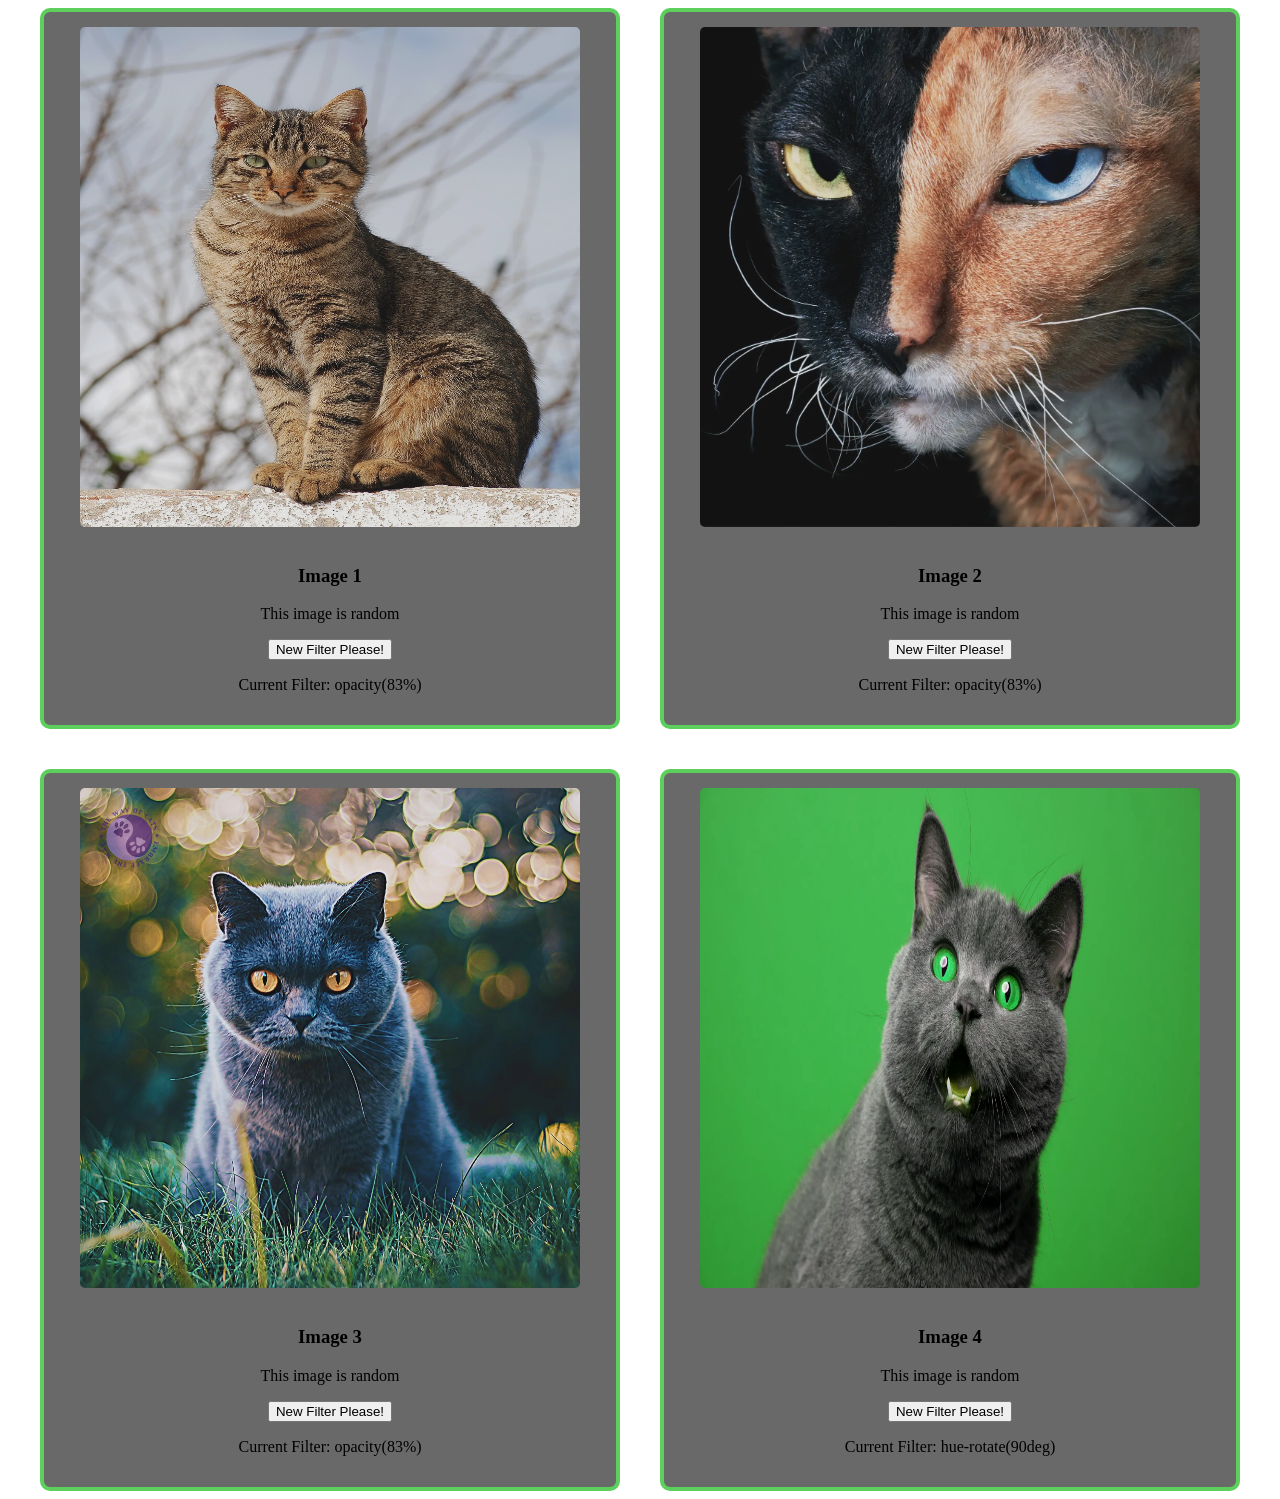
<file: DM-Assignment-3/index.html>
<!DOCTYPE html>
<html lang="en">
<head>
    <meta charset="UTF-8">
    <meta name="viewport" content="width=device-width, initial-scale=1.0">
    <title>Document</title>
</head>
<style>
    /* 2 x 2 grid*/
    .grid{
        display: grid;
        grid-template-columns: repeat(2, 1fr);
        gap: 40px;
        max-width: 1200px;
        margin: auto;
    }

    .card{
        background: dimgray;
        border: 4px solid rgb(92, 207, 92);
        border-radius: 10px;
        padding: 15px;
        text-align: center;
    }

    .card img{
        width: 500px;
        height: 500px;
        border-radius: 5px;
        margin-bottom: 15px;
    }

    @keyframes mymove {
        50% {
            -webkit-filter: grayscale(100%); 
            filter: grayscale(100%);
        }
    }
</style>
<body>
    <div class="grid">

        <div class="card">
            <img src="images/cat1.jpg" alt="Pretty Cat">
            <h3>Image 1</h3>
            <p>This image is random</p>
            <button id="">New Filter Please!</button>
            <p class="filter-name"></p>
        </div>

        <div class="card">
            <img src="images/cat2.webp" alt="Random Image 1">
            <h3>Image 2</h3>
            <p>This image is random</p>
            <button>New Filter Please!</button>
            <p class="filter-name"></p>            
        </div>

        <div class="card">
            <img src="images/cat3.jpg" alt="Random Image 1">
            <h3>Image 3</h3>
            <p>This image is random</p>
            <button>New Filter Please!</button>
            <p class="filter-name"></p>
        </div>

        <div class="card">
            <img src="images/cat4.webp" alt="Random Image 1">
            <h3>Image 4</h3>
            <p>This image is random</p>
            <button>New Filter Please!</button>
            <p class="filter-name"></p>
        </div>        
    </div>
    

    <script>
        const filters = [
            "grayscale(100%)",
            "sepia(100%)",
            "blur(4px)",
            "contrast(150%)",
            "hue-rotate(90deg)",
            "brightness(70%)",
            "drop-shadow(16px 16px 20px orange)",
            "invert(60%)",
            "opacity(83%)",
            "saturate(48%)"
        ];

        const cards = document.querySelectorAll(".card");

        function getRandomFilter() {
            return filters[Math.floor(Math.random() * filters.length)];
        }

        cards.forEach(card => {
            const img = card.querySelector("img");
            const button = card.querySelector("button");
            const filterText = card.querySelector(".filter-name");

            function applyFilter() {
                const currentFilter = getRandomFilter();
                img.style.filter = currentFilter;
                filterText.textContent = "Current Filter: " + currentFilter;
            }   
            
            applyFilter();

            button.addEventListener("click", applyFilter);
            });
        
    </script>
</body>
</html>
</file>
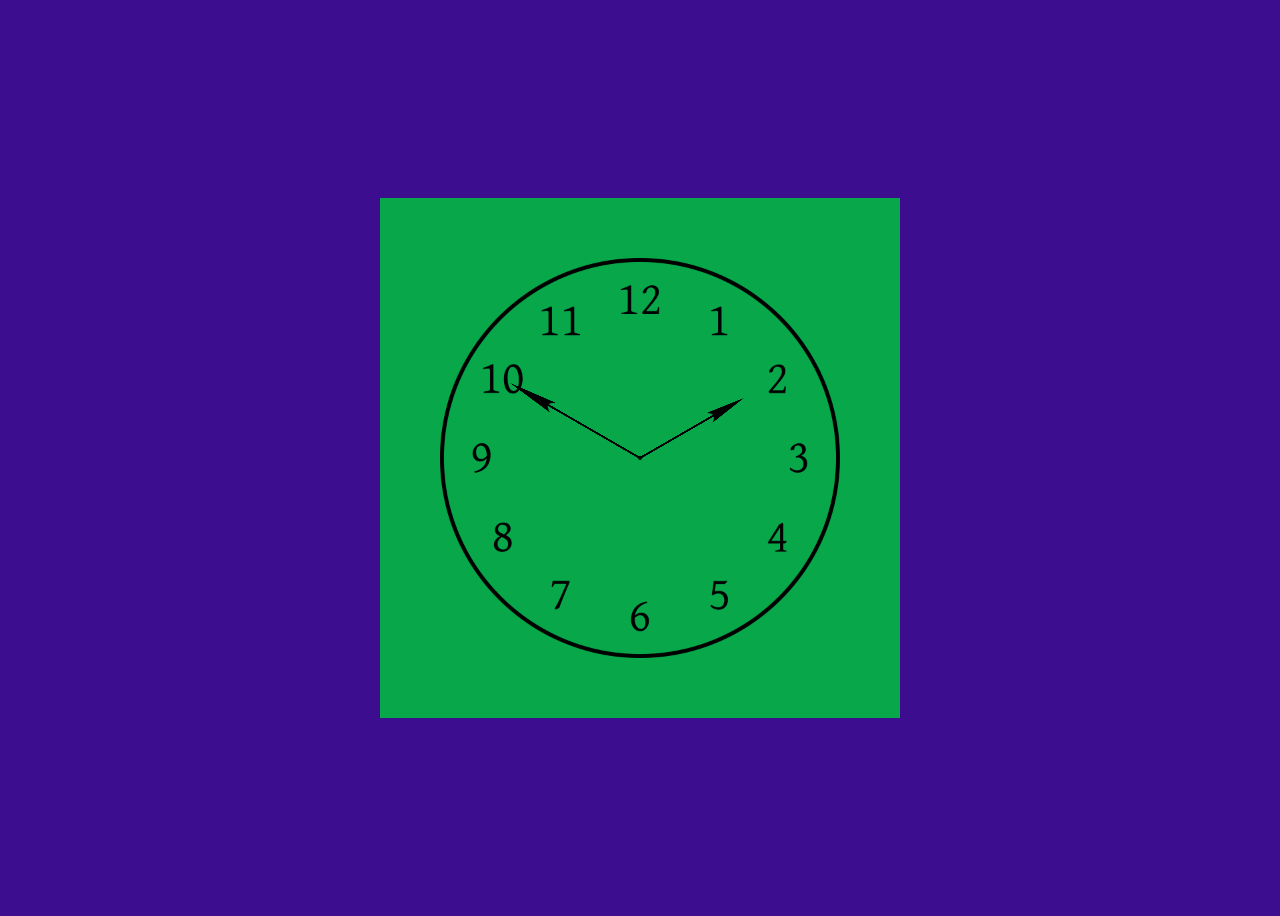
<file: DM-Assignment-5/index.html>
<!DOCTYPE html>
<html lang="en">
<head>
<meta charset="UTF-8">
<title>Clock</title>
<link rel="stylesheet" href="style.css">
</head>

<body>

<div class="wrapper">

    <div class="clock">

        <!-- Hour Hand -->
        <img src="img/hand.png" class="hand hour h2">

        <!-- Minute Hand -->
        <img src="img/hand.png" class="hand minute m50">

    </div>

</div>

</body>
</html>
</file>
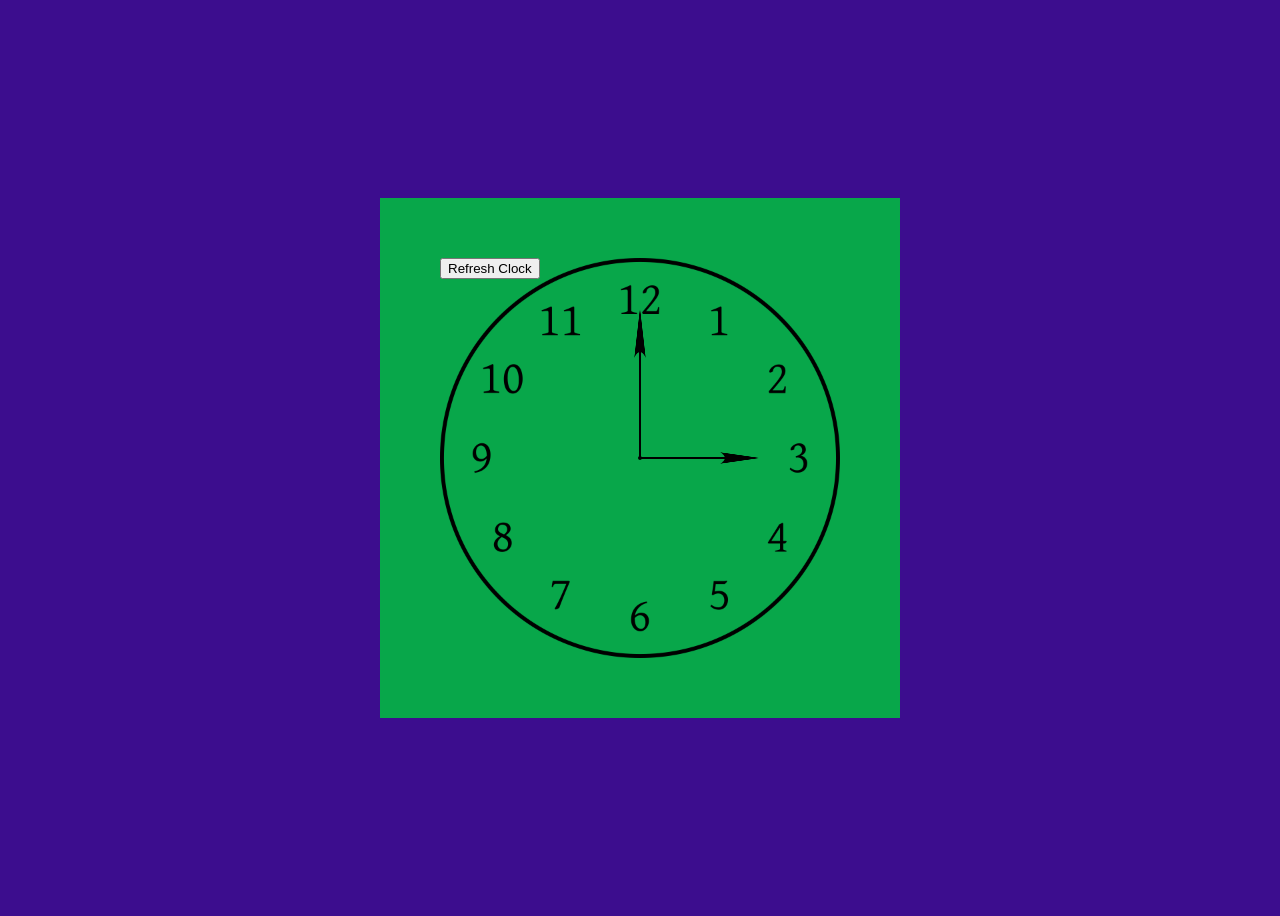
<file: DM-Assignment-6/index.html>
<!DOCTYPE html>
<html lang="en">
<head>
<meta charset="UTF-8">
<title>Clock</title>
<link rel="stylesheet" href="style.css">
</head>

<body>

<div class="wrapper">

    <div class="clock">

        <!-- Hour Hand -->
        <img src="img/hand.png" class="hand hour h3">

        <!-- Minute Hand -->
        <img src="img/hand.png" class="hand minute m0">

        <button onclick="restartClock()">Refresh Clock</button>

    </div>

</div>

<script>
    function restartClock() {
        const hands = document.querySelectorAll('.hand');

        hands.forEach(hand => {
            hand.style.animation = 'none';
            hand.offsetHeight;
            hand.style.animation = '';
        });
    }
</script>

</body>
</html>
</file>
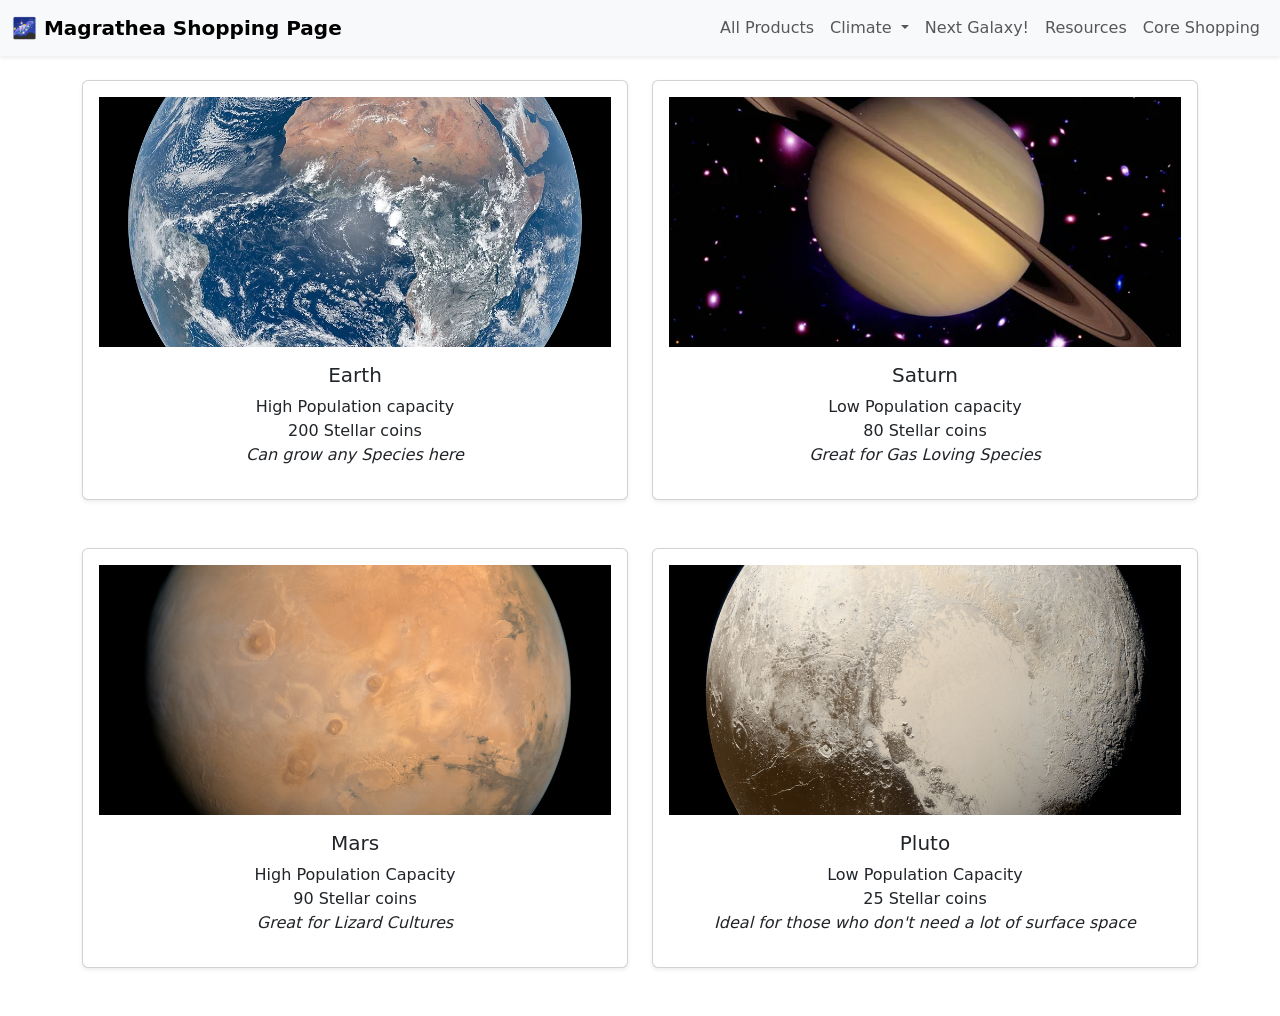
<file: DM-Assignment-9/index.html>
<!DOCTYPE html>
<html lang="en">
<head>
    <meta charset="UTF-8">
    <meta name="viewport" content="width=device-width, initial-scale=1.0">
    <title>ET710 - Assignment 9</title>
    <link href="https://cdn.jsdelivr.net/npm/bootstrap@5.3.0/dist/css/bootstrap.min.css" rel="stylesheet">

    <style>
        .btn-color1 {
            background-color: #e83e8c;
            color: white;
            border: none;
        }

        .btn-color2 {
            background-color: #30986c;
            color: rgb(17, 72, 148);
        }

        .btn-color1:hover {
            background-color: #e8ee2b;
            color: rgb(218, 183, 7);
        }

        .btn-color2:hover {
            background-color: #390d72;
            color: rgb(16, 76, 78);
        }

        .product-img-btn {
            cursor: pointer;
            transition: transform 0.2s;
            height: 250px;
            object-fit: cover;
            width: 100%;
        }

        .product-img-btn:hover {
            transform: scale(1.05);
        }

        .nav-link {
            transition: color 0.2s;
        }

        .nav-link:hover {
            color: #e83e8c !important;
        }
    </style>
</head>

<body>

<!-- Nav Menu -->
<nav class="navbar navbar-expand-lg navbar-light bg-light mb-4 shadow-sm">
    <div class="container-fluid">
        <a class="navbar-brand fw-bold" href="#">🌌 Magrathea Shopping Page</a>

        <button class="navbar-toggler" type="button" data-bs-toggle="collapse" data-bs-target="#navbarNav">
            <span class="navbar-toggler-icon"></span>
        </button>

        <div class="collapse navbar-collapse" id="navbarNav">
            <ul class="navbar-nav ms-auto mb-2 mb-lg-0">
                <li class="nav-item"><a class="nav-link" href="#">All Products</a></li>

                <li class="nav-item dropdown">
                    <a class="nav-link dropdown-toggle" href="#" data-bs-toggle="dropdown">
                        Climate
                    </a>
                    <ul class="dropdown-menu">
                        <li><a class="dropdown-item" href="#">Pleasant</a></li>
                        <li><a class="dropdown-item" href="#">Dry</a></li>
                        <li><a class="dropdown-item" href="#">Gassy</a></li>
                    </ul>
                </li>

                <li class="nav-item"><a class="nav-link" href="#">Next Galaxy!</a></li>
                <li class="nav-item"><a class="nav-link" href="#">Resources</a></li>
                <li class="nav-item"><a class="nav-link" href="#">Core Shopping</a></li>
            </ul>
        </div>
    </div>
</nav>

<!-- Planets -->
<div class="container">
    <div class="row mb-5 text-center">

        <!-- Earth -->
        <div class="col-md-6">
            <div class="card shadow-sm p-3">
                <img src="img/product 1.webp" class="product-img-btn mb-3"
                     data-bs-toggle="modal" data-bs-target="#productModal"
                     data-name="Earth"
                     data-desc="Comfortable Earth-themed clothing."
                     data-features="Soft cotton, Eco-friendly, Breathable fabric">
                <h5>Earth</h5>
                <p>High Population capacity <br>200 Stellar coins <br> <i>Can grow any Species here</i> </p>
            </div>
        </div>

        <!-- Saturn -->
        <div class="col-md-6">
            <div class="card shadow-sm p-3">
                <img src="img/product-2-backup.jpeg" class="product-img-btn mb-3"
                     data-bs-toggle="modal" data-bs-target="#productModal"
                     data-name="Saturn"
                     data-desc="Stylish Saturn apparel."
                     data-features="Lightweight, Durable, Unique design">
                <h5>Saturn</h5>
                <p>Low Population capacity<br>80 Stellar coins <br> <i>Great for Gas Loving Species</i> </p>
            </div>
        </div>
    </div>

    <div class="row mb-5 text-center">

        <!-- Mars -->
        <div class="col-md-6">
            <div class="card shadow-sm p-3">
                <img src="img/product 3.png" class="product-img-btn mb-3"
                     data-bs-toggle="modal" data-bs-target="#productModal"
                     data-name="Mars"
                     data-desc="Rugged Mars gear."
                     data-features="Heat resistant, Tough material, Adventure ready">
                <h5>Mars</h5>
                <p>High Population Capacity<br>90 Stellar coins <br> <i>Great for Lizard Cultures</i> </p>
            </div>
        </div>

        <!-- Pluto -->
        <div class="col-md-6">
            <div class="card shadow-sm p-3">
                <img src="img/product 4.png" class="product-img-btn mb-3"
                     data-bs-toggle="modal" data-bs-target="#productModal"
                     data-name="Pluto"
                     data-desc="Compact Pluto wear."
                     data-features="Minimalist, Cozy, Budget friendly">
                <h5>Pluto</h5>
                <p>Low Population Capacity<br>25 Stellar coins <br> <i>Ideal for those who don't need a lot of surface space</i> </p>
            </div>
        </div>

    </div>
</div>

<!-- Modal -->
<div class="modal fade" id="productModal" tabindex="-1">
    <div class="modal-dialog modal-dialog-centered">
        <div class="modal-content">

            <div class="modal-header border-0 pb-0" style="position:absolute; right:0;">
                <button type="button" class="btn-close" data-bs-dismiss="modal"></button>
            </div>

            <div class="text-center mt-4">
                <img id="modalDynamicImage" style="max-height:250px; border:2px solid black; border-radius:8px;">
            </div>

            <div class="modal-body text-center">
                <h4 id="modalTitle" class="fw-bold"></h4>
                <h6 id="modalDescription" class="text-muted mb-4"></h6>

                <ul id="modalFeatures" class="list-unstyled text-start d-inline-block mx-auto mb-4"></ul>

                <div class="d-flex justify-content-center align-items-center gap-2 mb-2">
                    <label>Qty:</label>
                    <input type="number" id="qtyInput" class="form-control" style="width:70px;" min="1" value="1" oninput="checkQuantity()">
                    <button class="btn btn-color1" onclick="addToCart()">Add to Cart</button>
                </div>

                <div id="dynamicWarningArea" style="height:40px;"></div>
            </div>

        </div>
    </div>
</div>

<script src="https://cdn.jsdelivr.net/npm/bootstrap@5.3.0/dist/js/bootstrap.bundle.min.js"></script>

<script>
    const productModal = document.getElementById('productModal');

    productModal.addEventListener('show.bs.modal', function (event) {
        const trigger = event.relatedTarget;

        document.getElementById('modalDynamicImage').src = trigger.getAttribute('src');
        document.getElementById('modalTitle').textContent = trigger.getAttribute('data-name');
        document.getElementById('modalDescription').textContent = trigger.getAttribute('data-desc');

        const features = trigger.getAttribute('data-features').split(',');
        const list = document.getElementById('modalFeatures');

        list.innerHTML = '';

        features.forEach(f => {
            const li = document.createElement('li');
            li.innerHTML = '<span style="color:red;">*</span> ' + f.trim();
            list.appendChild(li);
        });
    });

    productModal.addEventListener('hidden.bs.modal', function () {
        document.getElementById('qtyInput').value = 1;
        document.getElementById('dynamicWarningArea').innerHTML = '';
    });

    function checkQuantity() {
        const qty = parseInt(document.getElementById('qtyInput').value);
        const area = document.getElementById('dynamicWarningArea');

        if (qty >= 99) {
            area.innerHTML = '<div class="text-warning fw-bold mt-2">⚠ Large quantity selected</div>';
        } else {
            area.innerHTML = '';
        }
    }

    function addToCart() {
        alert("Item added to cart!");
        bootstrap.Modal.getInstance(productModal).hide();
    }
</script>

</body>
</html>
</file>
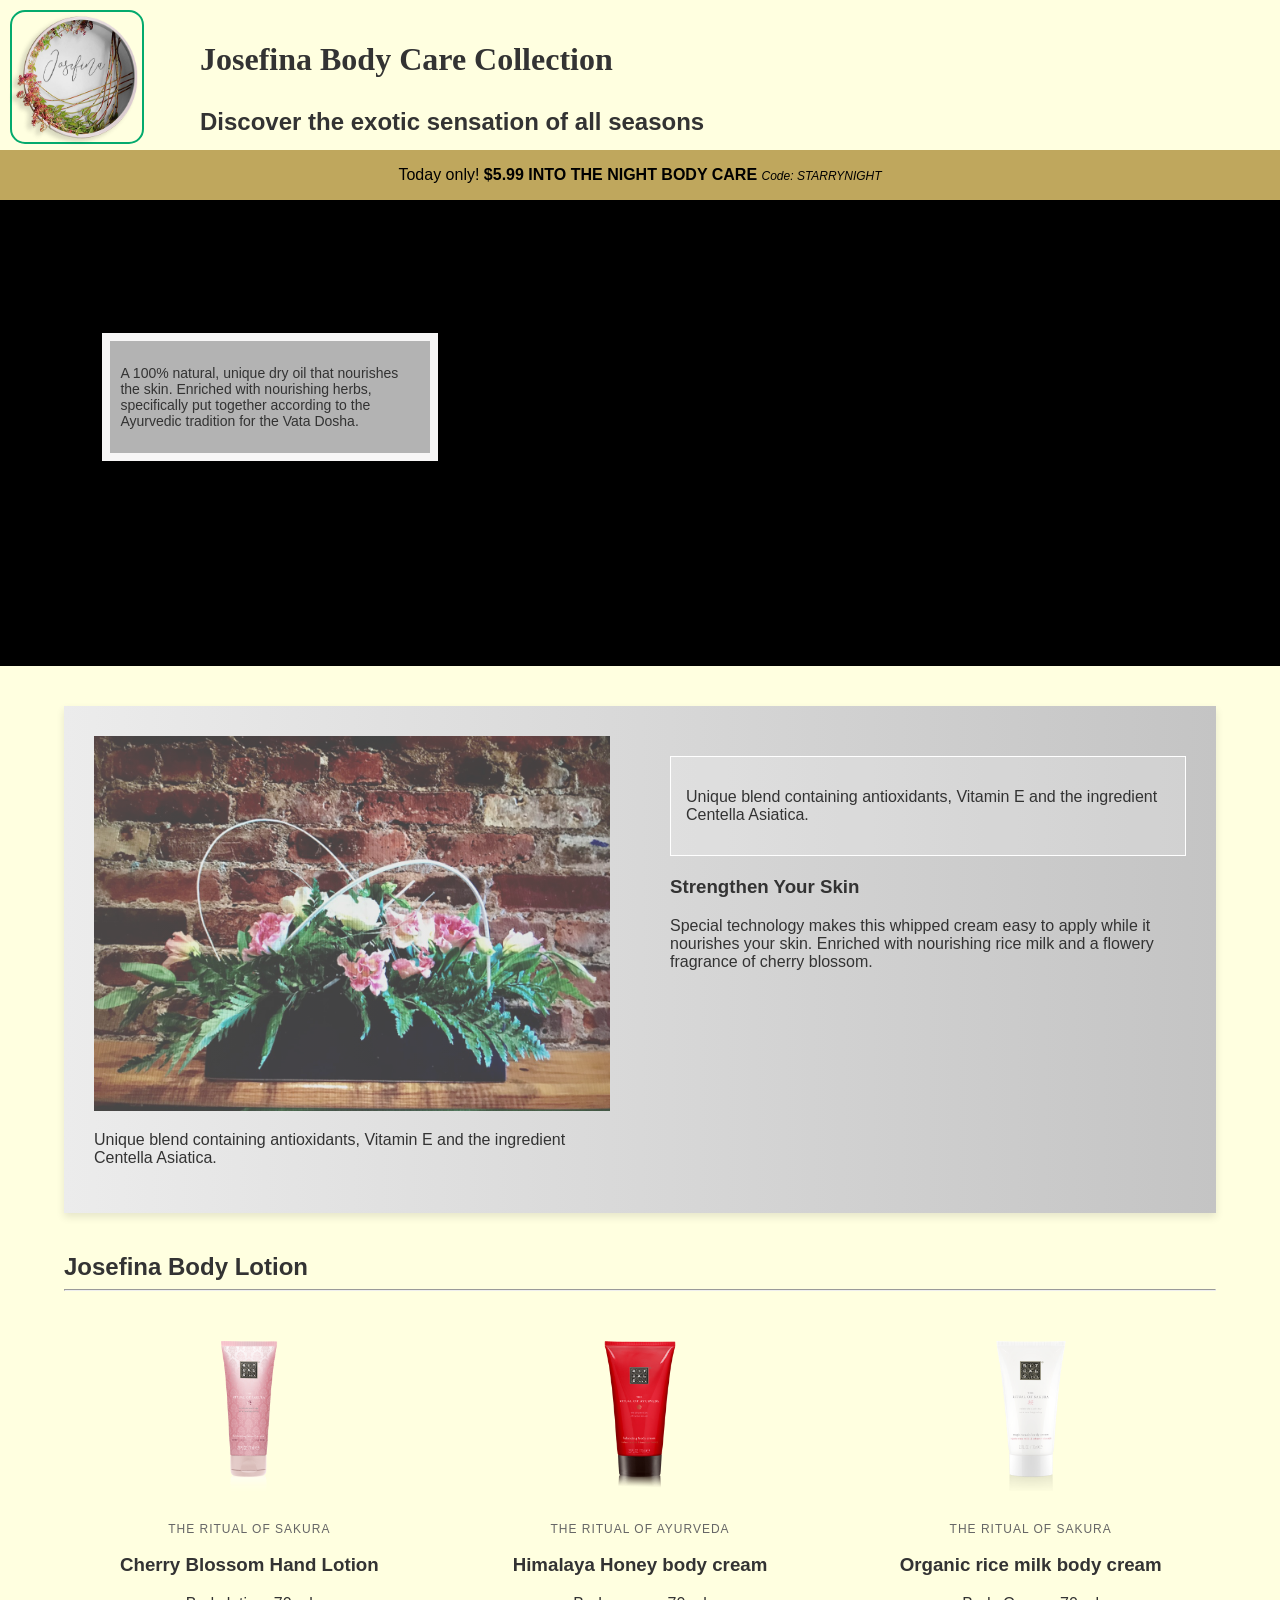
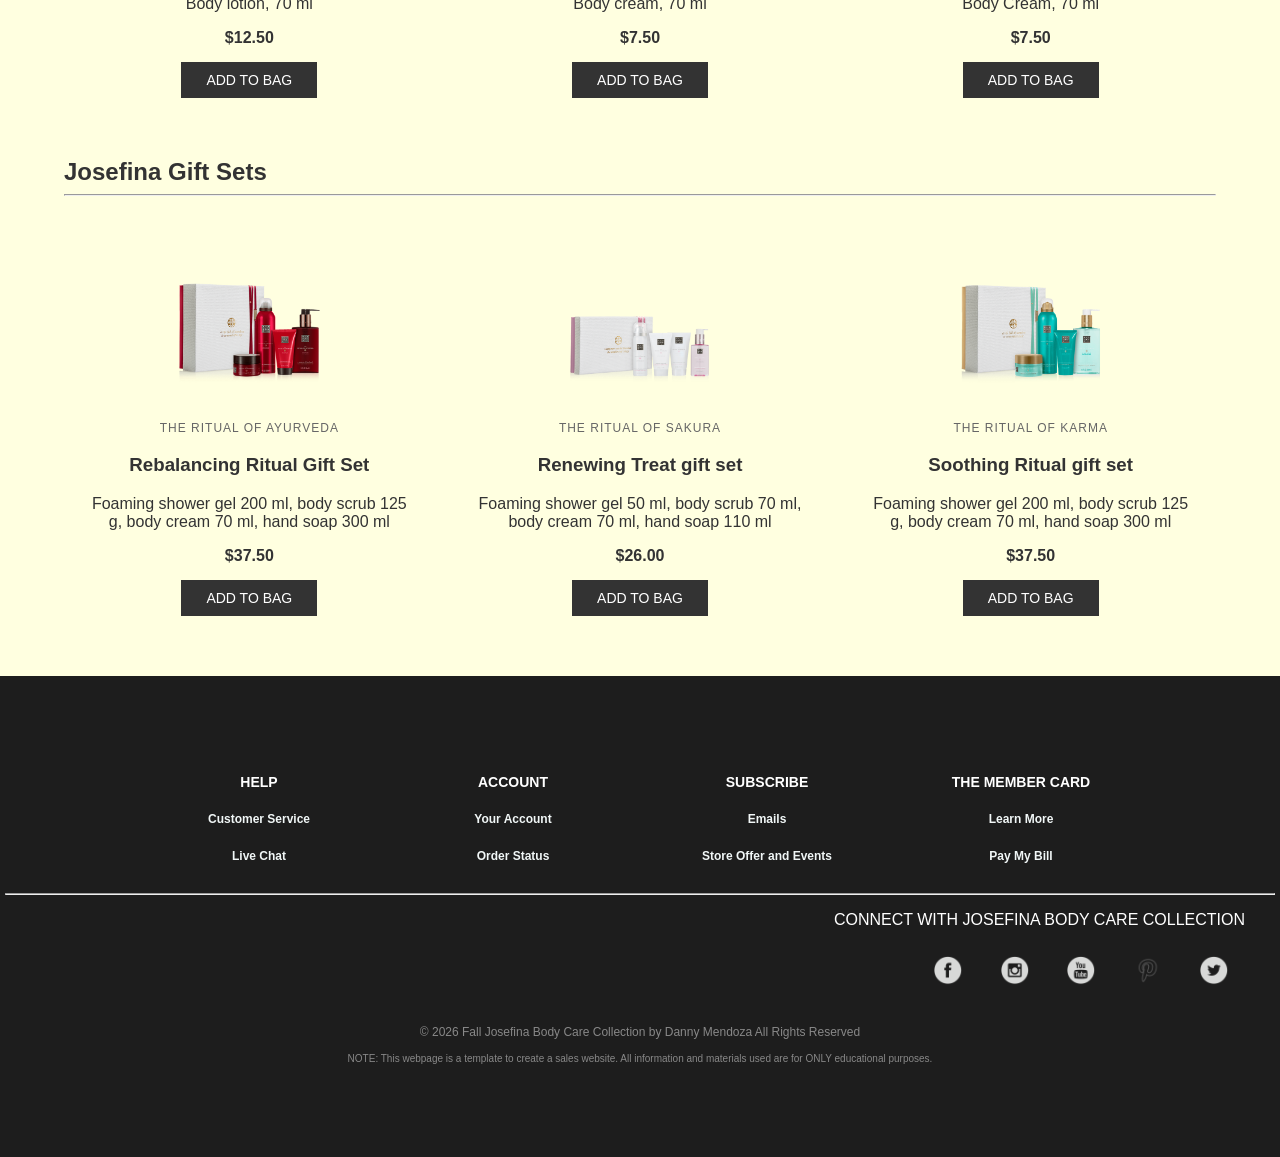
<file: DM-Project-2/index.html>
<!DOCTYPE html>
<html lang="en">
<head>
    <meta charset="UTF-8">
    <meta name="viewport" content="width=device-width, initial-scale=1.0">
    <title>Document</title>
    <link rel="stylesheet" href="style.css">
</head>
<body>
    <header class="hero-section">
        <div class="logo-container">
            <img src="imgs/logo.png" alt="Josefina Logo" class="logo">
        </div>

        <div class="hero-titles">
            <h1 class="hero-titles" style="font-family: cursive;">Josefina Body Care Collection</h1>
            <h2 class="hero-titles">Discover the exotic sensation of all seasons</h2>
        </div>

        <div class="hero-image-wrapper">
            <div class="slide-hero">
                <img src="imgs/backgrounds/intro_img1.jpg" alt="Slide 1" class="slide-action slide-1">
                <img src="imgs/backgrounds/intro_img2.jpg" alt="Slide 2" class="slide-action slide-2">
                <img src="imgs/backgrounds/intro_img1.jpg" alt="Slide 3" class="slide-action slide-3">
            </div>
        </div>

        <div class="hero-text-overlay">
            <p>
            A 100% natural, unique dry oil that nourishes the skin.
            Enriched with nourishing herbs, specifically put together 
            according to the Ayurvedic tradition for the Vata Dosha.
            </p>
        </div>
    </div>

        <div class="hero-promocode">
            <p>Today only! <b>$5.99 INTO THE NIGHT BODY CARE</b>  <i style="font-size: 12px;">Code: STARRYNIGHT</i></p>        
        </div>
    </header>

<section class="two-by-one">
        <div class="img-block">
            <img src="imgs/backgrounds/intro_img1.jpg" alt="Flower Arrangement">
            <div class="img-overlay">
                <p>
                    Unique blend containing antioxidants, Vitamin E and the ingredient Centella Asiatica.
                </p>
            </div>
        </div>
        <div class="text-block">
            <div class="highlight-box">
                <p>Unique blend containing antioxidants, Vitamin E and the ingredient Centella Asiatica.</p>
            </div>
            <h3>Strengthen Your Skin</h3>
            <p>Special technology makes this whipped cream easy to apply while it nourishes your skin. Enriched with nourishing rice milk and a flowery fragrance of cherry blossom.</p>
        </div>
    </section>

    <section class="products-section">
        <h2 class="section-title">Josefina Body Lotion</h2>
        <hr>
        <div class="grid-container">
            
            <div class="item-card">
                <img src="imgs/item1.png" alt="Cherry Blossom Hand Lotion">
                <p class="brand">THE RITUAL OF SAKURA</p>
                <h3>Cherry Blossom Hand Lotion</h3>
                <p class="desc">Body lotion, 70 ml</p>
                <p class="price">$12.50</p>
                <div class="btn-container">
                    <span class="tooltip">Add to Shopping Cart</span>
                    <a href="#modal-prod1" class="btn">ADD TO BAG</a>
                </div>
            </div>

            <div class="item-card">
                <img src="imgs/item2.png" alt="Himalaya Honey body cream">
                <p class="brand">THE RITUAL OF AYURVEDA</p>
                <h3>Himalaya Honey body cream</h3>
                <p class="desc">Body cream, 70 ml</p>
                <p class="price">$7.50</p>
                <div class="btn-container">
                    <span class="tooltip">Add to Shopping Cart</span>
                    <a href="#modal-prod2" class="btn">ADD TO BAG</a>
                </div>
            </div>

            <div class="item-card">
                <img src="imgs/item3.png" alt="Organic rice milk body cream">
                <p class="brand">THE RITUAL OF SAKURA</p>
                <h3>Organic rice milk body cream</h3>
                <p class="desc">Body Cream, 70 ml</p>
                <p class="price">$7.50</p>
                <div class="btn-container">
                    <span class="tooltip">Add to Shopping Cart</span>
                    <a href="#modal-prod3" class="btn">ADD TO BAG</a>
                </div>
            </div>

        </div>
    </section>

    <section class="products-section">
        <h2 class="section-title">Josefina Gift Sets</h2>
        <hr>
        <div class="grid-container">
            
            <div class="item-card">
                <img src="imgs/gift_set1.png" alt="Rebalancing Ritual Gift Set">
                <p class="brand">THE RITUAL OF AYURVEDA</p>
                <h3>Rebalancing Ritual Gift Set</h3>
                <p class="desc">Foaming shower gel 200 ml, body scrub 125 g, body cream 70 ml, hand soap 300 ml</p>
                <p class="price">$37.50</p>
                <div class="btn-container">
                    <span class="tooltip">Add to Shopping Cart</span>
                    <a href="#modal-gift1" class="btn">ADD TO BAG</a>
                </div>
            </div>

            <div class="item-card">
                <img src="imgs/gift_set2.png" alt="Renewing Treat gift set">
                <p class="brand">THE RITUAL OF SAKURA</p>
                <h3>Renewing Treat gift set</h3>
                <p class="desc">Foaming shower gel 50 ml, body scrub 70 ml, body cream 70 ml, hand soap 110 ml</p>
                <p class="price">$26.00</p>
                <div class="btn-container">
                    <span class="tooltip">Add to Shopping Cart</span>
                    <a href="#modal-gift2" class="btn">ADD TO BAG</a>
                </div>
            </div>

            <div class="item-card">
                <img src="imgs/gift_set3.png" alt="Soothing Ritual gift set">
                <p class="brand">THE RITUAL OF KARMA</p>
                <h3>Soothing Ritual gift set</h3>
                <p class="desc">Foaming shower gel 200 ml, body scrub 125 g, body cream 70 ml, hand soap 300 ml</p>
                <p class="price">$37.50</p>
                <div class="btn-container">
                    <span class="tooltip">Add to Shopping Cart</span>
                    <a href="#modal-gift3" class="btn">ADD TO BAG</a>
                </div>
            </div>

        </div>
    </section>

    <div id="modal-prod1" class="modal">
        <div class="modal-content">
            <a href="#" class="close-btn">X</a>
            <p>IT'S IN THE BAG!</p>
            <hr>
            <div class="modal-flex">
                <img src="imgs/item1.png" alt="Item">
                <div>
                    <p class="brand">THE RITUAL OF SAKURA</p>
                    <h3>Cherry Blossom Hand Lotion</h3>
                    <p class="desc">Body lotion, 70 ml</p>
                    <p class="price">$12.50</p>
                </div>
            </div>
            <hr>
            <a href="#" class="continue-shopping">CONTINUE SHOPPING</a>
        </div>
    </div>

    <div id="modal-prod2" class="modal">
        <div class="modal-content">
            <a href="#" class="close-btn">X</a>
            <p>IT'S IN THE BAG!</p>
            <hr>
            <div class="modal-flex">
                <img src="imgs/item2.png" alt="Item">
                <div>
                    <p class="brand">THE RITUAL OF AYURVEDA</p>
                    <h3>Himalaya Honey body cream</h3>
                    <p class="desc">Body cream, 70 ml</p>
                    <p class="price">$7.50</p>
                </div>
            </div>
            <hr>
            <a href="#" class="continue-shopping">CONTINUE SHOPPING</a>
        </div>
    </div>

    <div id="modal-prod3" class="modal">
        <div class="modal-content">
            <a href="#" class="close-btn">X</a>
            <p>IT'S IN THE BAG!</p>
            <hr>
            <div class="modal-flex">
                <img src="imgs/item3.png" alt="Item">
                <div>
                    <p class="brand">THE RITUAL OF SAKURA</p>
                    <h3>Organic rice milk body cream</h3>
                    <p class="desc">Body cream, 70 ml</p>
                    <p class="price">$7.50</p>
                </div>
            </div>
            <hr>
            <a href="#" class="continue-shopping">CONTINUE SHOPPING</a>
        </div>
    </div>

    <div id="modal-gift1" class="modal">
        <div class="modal-content">
            <a href="#" class="close-btn">X</a>
            <p>IT'S IN THE BAG!</p>
            <hr>
            <div class="modal-flex">
                <img src="imgs/gift_set1.png" alt="Item">
                <div>
                    <p class="brand">THE RITUAL OF AYURVEDA</p>
                    <h3>Rebalancing Ritual Gift Set</h3>
                    <p class="price">$37.50</p>
                </div>
            </div>
            <p class="desc">This wonderful gift pack is the perfect present for a friend or family member or for treating yourself!</p>
            <hr>
            <a href="#" class="continue-shopping">CONTINUE SHOPPING</a>
        </div>
    </div>

    <div id="modal-gift2" class="modal">
        <div class="modal-content">
            <a href="#" class="close-btn">X</a>
            <p>IT'S IN THE BAG!</p>
            <hr>
            <div class="modal-flex">
                <img src="imgs/gift_set2.png" alt="Item">
                <div>
                    <p class="brand">THE RITUAL OF SAKURA</p>
                    <h3>Renewing Treat gift set</h3>
                    <p class="price">$26.00</p>
                </div>
            </div>
            <p class="desc">Celebrate each day as a new beginning with these care products.</p>
            <hr>
            <a href="#" class="continue-shopping">CONTINUE SHOPPING</a>
        </div>
    </div>

    <div id="modal-gift3" class="modal">
        <div class="modal-content">
            <a href="#" class="close-btn">X</a>
            <p>IT'S IN THE BAG!</p>
            <hr>
            <div class="modal-flex">
                <img src="imgs/gift_set3.png" alt="Item">
                <div>
                    <p class="brand">THE RITUAL OF KARMA</p>
                    <h3>Soothing Ritual gift set</h3>
                    <p class="price">$37.50</p>
                </div>
            </div>
            <p class="desc">Experience the ultimate summer sensation with these soothing products.</p>
            <hr>
            <a href="#" class="continue-shopping">CONTINUE SHOPPING</a>
        </div>
    </div>


    <footer>
    <div class="footer_style">

        <div class="footer_links">
            <h4>HELP</h4>
            <h5><a href="#">Customer Service</a></h5>
            <h5><a href="#">Live Chat</a></h5>
        </div>
        <div class="footer_links">
            <h4>ACCOUNT</h4>
            <h5><a href="#">Your Account</a></h5>
            <h5><a href="#">Order Status</a></h5>
        </div>
        <div class="footer_links">
            <h4>SUBSCRIBE</h4>
            <h5><a href="#">Emails</a></h5>
            <h5><a href="#">Store Offer and Events</a></h5>
        </div>
        <div class="footer_links">
            <h4>THE MEMBER CARD</h4>
            <h5><a href="#">Learn More</a></h5>
            <h5><a href="#">Pay My Bill</a></h5>
        </div>
    </div>
    <hr class="hr_bold">

    <div class="social-links">
            <p>CONNECT WITH JOSEFINA BODY CARE COLLECTION</p>
            <a href="https://www.facebook.com/" class="social-icon"><img src="imgs/icons/facebook.png" alt="Facebook"></a>
            <a href="https://www.instagram.com/" class="social-icon"><img src="imgs/icons/instagram.png" alt="Instagram"></a>
            <a href="https://www.youtube.com/" class="social-icon"><img src="imgs/icons/youtube.png" alt="Youtube"></a>
            <a href="https://www.pinterest.com/" class="social-icon"><img src="imgs/icons/pin.png" alt="Pinterest"></a>
            <a href="https://www.twitter.com/" class="social-icon"><img src="imgs/icons/twitter.png" alt="Twitter"></a>
        </div>

        <div class="copyright">
            <p>&copy; 2026 Fall Josefina Body Care Collection by Danny Mendoza All Rights Reserved</p>
            <p><small>NOTE: This webpage is a template to create a sales website. All information and materials used are for ONLY educational purposes.</small></p>
        </div>
    </footer>
    


</body>
</html>
</file>
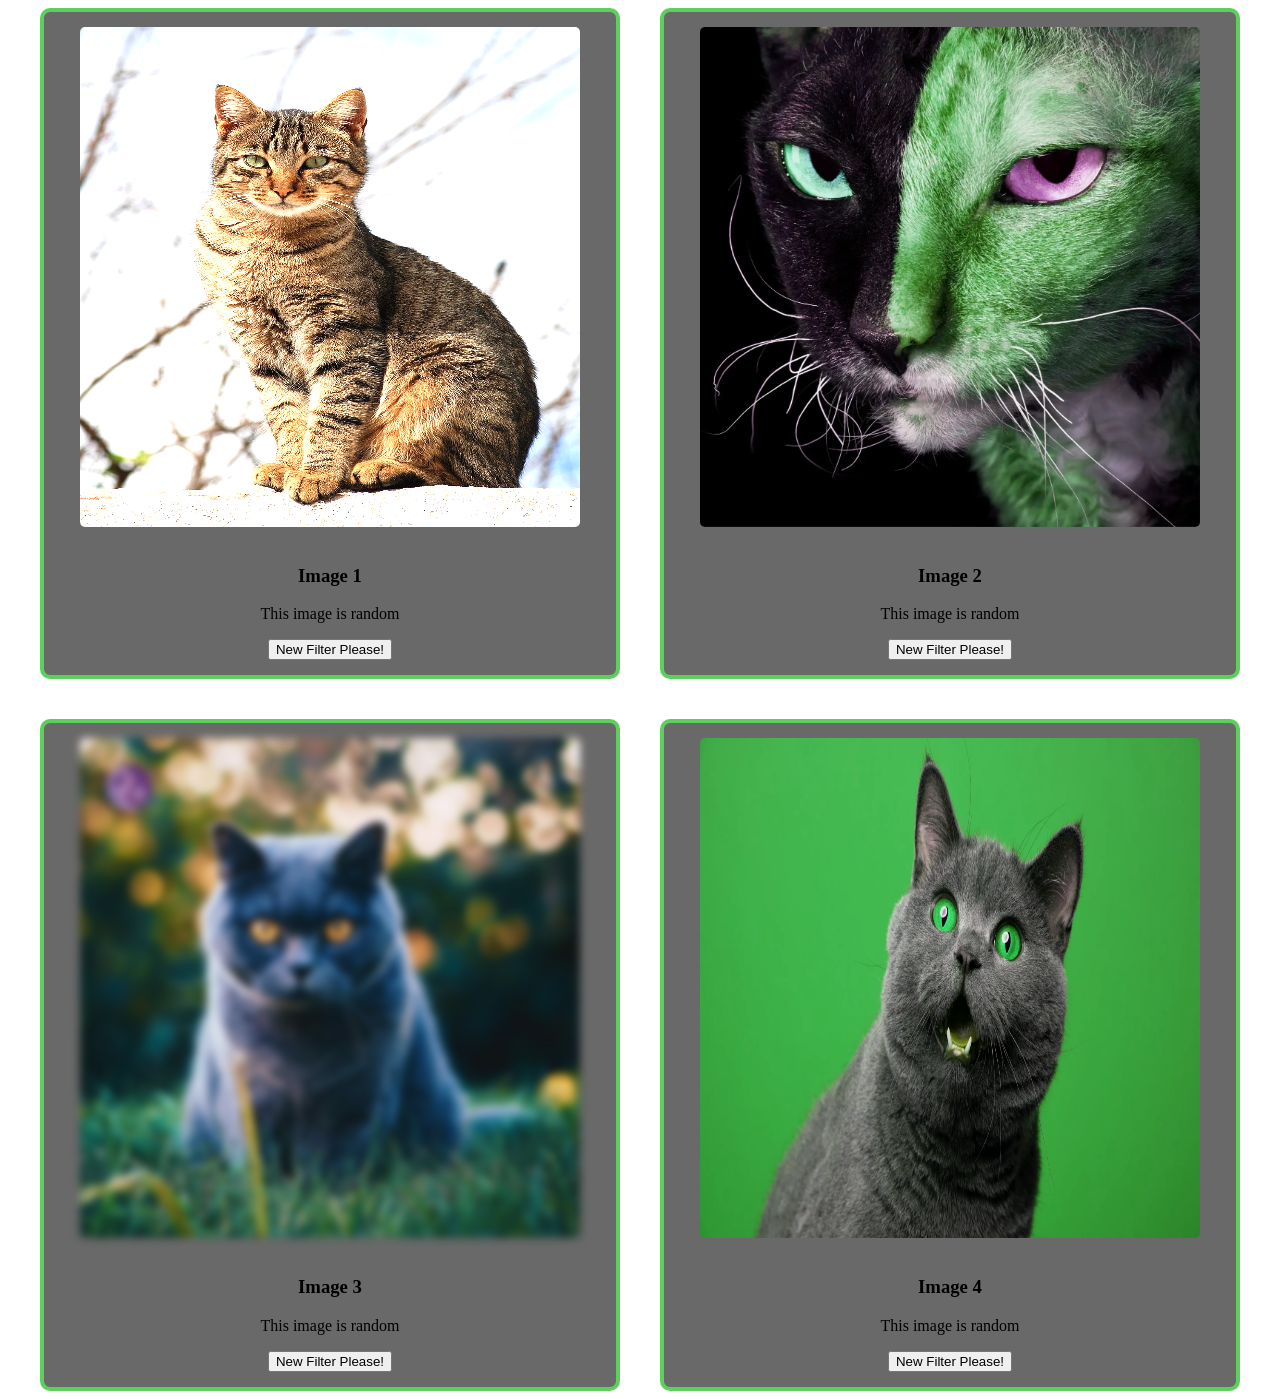
<file: DM-Assignment-3/filtered-animals.html>
<!DOCTYPE html>
<html lang="en">
<head>
    <meta charset="UTF-8">
    <meta name="viewport" content="width=device-width, initial-scale=1.0">
    <title>Document</title>
</head>
<style>
    /* 2 x 2 grid*/
    .grid{
        display: grid;
        grid-template-columns: repeat(2, 1fr);
        gap: 40px;
        max-width: 1200px;
        margin: auto;
    }

    .card{
        background: dimgray;
        border: 4px solid rgb(92, 207, 92);
        border-radius: 10px;
        padding: 15px;
        text-align: center;
    }

    .card img{
        width: 500px;
        height: 500px;
        border-radius: 5px;
        margin-bottom: 15px;
    }
</style>
<body>
    <div class="grid">

        <div class="card">
            <img src="images/cat1.jpg" alt="Pretty Cat">
            <h3>Image 1</h3>
            <p>This image is random</p>
            <button>New Filter Please!</button>
        </div>

        <div class="card">
            <img src="images/cat2.webp" alt="Random Image 1">
            <h3>Image 2</h3>
            <p>This image is random</p>
            <button>New Filter Please!</button>
        </div>

        <div class="card">
            <img src="images/cat3.jpg" alt="Random Image 1">
            <h3>Image 3</h3>
            <p>This image is random</p>
            <button>New Filter Please!</button>
        </div>

        <div class="card">
            <img src="images/cat4.webp" alt="Random Image 1">
            <h3>Image 4</h3>
            <p>This image is random</p>
            <button>New Filter Please!</button>
        </div>        
    </div>
    

    <script>
        const filters = [
            "grayscale(100%)",
            "sepia(100%)",
            "blur(4px)",
            "contrast(200%)",
            "hue-rotate(90deg)",
            "brightness(150%)"
        ];

        const cards = document.querySelectorAll(".card");

        function getRandomFilter() {
            return filters[Math.floor(Math.random() * filters.length)];
        }

        cards.forEach(card => {
            const img = card.querySelector("img");
            const button = card.querySelector("button");

            img.style.filter = getRandomFilter();

            button.addEventListener("click", () => {
                img.style.filter = getRandomFilter();
            });
        });

        
    </script>
</body>
</html>
</file>
<file: DM-Assignment-5/style.css>
body{
    display:flex;
    justify-content:center;
    align-items:center;
    height:100vh;
    background:#3c0d8e;
}

/* outer rectangle */
.wrapper{
    padding:60px;
    background:#08a74a;
}

/* clock face */
.clock{
    width:400px;
    height:400px;
    background-image:url("img/clockimg.png");
    background-size:contain;
    background-repeat:no-repeat;
    position:relative;
}

/* specific hand sizing */
.hour {
    width: 120px;  
    height: 20px;  
    margin-top: -10px; 
}

.minute {
    width: 150px;  
    height: 20px;  
    margin-top: -10px; 
}

/* shared hand style */
.hand {
    position: absolute; 
    top: 50%;           
    left: 50%;          
    transform-origin: 0% 50%; 
}

/* Hours classes */
.h1{ transform: rotate(-60deg); }
.h2{ transform: rotate(-30deg); }
.h3{ transform: rotate(0deg); }
.h4{ transform: rotate(30deg); }
.h5{ transform: rotate(60deg); }
.h6{ transform: rotate(90deg); }
.h7{ transform: rotate(120deg); }
.h8{ transform: rotate(150deg); }
.h9{ transform: rotate(180deg); }
.h10{ transform: rotate(210deg); }
.h11{ transform: rotate(240deg); }
.h12{ transform: rotate(-90deg); }

/* Minute classes */
.m0{ transform: rotate(-90deg); }
.m5{ transform: rotate(-60deg); }
.m10{ transform: rotate(-30deg); }
.m15{ transform: rotate(0deg); }
.m20{ transform: rotate(30deg); }
.m25{ transform: rotate(60deg); }
.m30{ transform: rotate(90deg); }
.m35{ transform: rotate(120deg); }
.m40{ transform: rotate(150deg); }
.m45{ transform: rotate(180deg); }
.m50{ transform: rotate(210deg); }
.m55{ transform: rotate(240deg); }
</file>
<file: DM-Assignment-6/style.css>
body{
    display:flex;
    justify-content:center;
    align-items:center;
    height:100vh;
    background:#3c0d8e;
}

/* outer rectangle */
.wrapper{
    padding:60px;
    background:#08a74a;
}

/* clock face */
.clock{
    width:400px;
    height:400px;
    background-image:url("img/clockimg.png");
    background-size:contain;
    background-repeat:no-repeat;
    position:relative;
}

/* specific hand sizing */
.hour {
    width: 120px;  
    height: 20px;  
    margin-top: -10px; 
    animation-name: hourFlow;
    animation-duration: 10s;
}

.minute {
    width: 150px;  
    height: 20px;  
    margin-top: -10px; 
    animation-name: minutesFlow;
    animation-duration: 10s;
}

/* shared hand style */
.hand {
    position: absolute; 
    top: 50%;           
    left: 50%;          
    transform-origin: 0% 50%; 
}

/* Hours classes */
.h1{ transform: rotate(-60deg); }
.h2{ transform: rotate(-30deg); }
.h3{ transform: rotate(0deg); }
.h4{ transform: rotate(30deg); }
.h5{ transform: rotate(60deg); }
.h6{ transform: rotate(90deg); }
.h7{ transform: rotate(120deg); }
.h8{ transform: rotate(150deg); }
.h9{ transform: rotate(180deg); }
.h10{ transform: rotate(210deg); }
.h11{ transform: rotate(240deg); }
.h12{ transform: rotate(-90deg); }

/* Minute classes */
.m0{ transform: rotate(-90deg); }
.m5{ transform: rotate(-60deg); }
.m10{ transform: rotate(-30deg); }
.m15{ transform: rotate(0deg); }
.m20{ transform: rotate(30deg); }
.m25{ transform: rotate(60deg); }
.m30{ transform: rotate(90deg); }
.m35{ transform: rotate(120deg); }
.m40{ transform: rotate(150deg); }
.m45{ transform: rotate(180deg); }
.m50{ transform: rotate(210deg); }
.m55{ transform: rotate(240deg); }

/* Minute animation */ 
@keyframes minutesFlow {
    100% {
        transform: rotateZ(270deg);
    }
}

/* 1 Hour animation */ 
@keyframes hourFlow {
    100% {
        transform: rotateZ(30deg);
    }
}
</file>
<file: DM-Project-2/style.css>
/* Some CSS for basic stuff overall*/
:root {
    --main-bg: lightyellow;
    --text-color: #333;
    --accent-color: #c6cb98;
}

body {
    background-color: var(--main-bg);
    margin: 0;
    padding: 0;
    font-family: Arial, Helvetica, sans-serif;
    color: var(--text-color);
}

a {
    text-decoration: none;
    color: inherit;
}

/* Some CSS for Hero Images*/
.hero-section {
    position: relative;
    padding-top: 20px;
}

.hero-text-overlay {
    position: absolute;
    top: 50%;
    left: 8%;
    width: 300px;

    background: rgba(255, 255, 255, 0.7); /* transparent white */
    padding: 10px;
    border: 8px solid #f7f6f6;

    font-size: 14px;
}

.hero-titles {
    text-align: left;
    margin-bottom: 30px;
    padding-left: 100px;
}

.hero-titles h1 {
    animation: wobble 3s ease-in-out;
    padding-bottom: -20px;
}

.hero-titles h2 {
    animation: bounce-in-right 3s ease-in;
}

.logo-container {
    position: absolute;
    top: 10px;
    left: 10px;
    z-index: 10;
    border-radius: 15px;
    border: 2px solid #04AA6D;
    padding: 20px; 
    width: 90px;
    height: 90px;  
}
.wobble {
  animation: wobble 2s ease infinite;
}
@keyframes wobble {
    0% { transform: translateX(0%); }
    15% { transform: translateX(-25%) rotate(-5deg); }
    30% { transform: translateX(20%) rotate(3deg); }
    45% { transform: translateX(-15%) rotate(-3deg); }
    60% { transform: translateX(10%) rotate(2deg); }
    75% { transform: translateX(-5%) rotate(-1deg); }
    100% { transform: translateX(0%); }
}   

.bounce-in-right {
  animation: bounce-in-right 2s ease infinite;
}
@keyframes bounce-in-right {
  0% {
    opacity: 0;
    transform: translateX(2000px);
  }
  60% {
    opacity: 1;
    transform: translateX(-30px);
  }
  80% { transform: translateX(10px); }
  100% { transform: translateX(0); }
}
.hero-image-wrapper {
    position: relative;
    width: 100%;
    height: 500px;
    background-color: #000000;
    overflow: hidden;
}

.logo {
    height: 150px;
    width: 150px;  
    padding-right: 100px;
    padding-bottom: 20px;
    border: #c6cb98;
    position: absolute;
    top: -10px;
    left: -10px;
    z-index: 10;
}

.hero-promocode {
    position: absolute;
    top: 150px;
    width: 100%;
    background-color: #bfa75d;
    color: black;
    text-align: center;
    z-index: 5;
}

.slideshow-hero {
    position: absolute;
    width: 100%;
    height: 100%;
}

.slide-action {
    position: absolute;
    top: 0;
    left: 0;
    width: 100%;
    height: 100%;
    object-fit: cover;
    opacity: 0;
    animation: slide-Animation 3s infinite;
}

@keyframes slide-Animation {
    0%, 33% { opacity: 1; }
    35%, 100% { opacity: 0; }
}

.slide-1 { animation-delay: 1s; }
.slide-2 { animation-delay: 2s; }
.slide-3 { animation-delay: 3s; }

/* text blocks */

.two-by-one {
    display: flex;
    background: linear-gradient(to right, #ececec, #c4c4c4);
    margin: 40px auto;
    width: 90%;
    box-shadow: 0 4px 8px rgba(0,0,0,0.1);
}

.img-block, .text-block {
    flex: 1;
    padding: 30px;
}

.img-block img {
    width: 100%;
    height: auto;
    object-fit: cover;
    opacity: 0.7;
    filter:saturate(90%)
}

.highlight-box {
    border: 1px solid #fff;
    padding: 15px;
    margin: 20px 0;
    background-color: rgba(255,255,255,0.2);
}

/* Products */
/* --- Product Grids --- */
.products-section {
    width: 90%;
    margin: 40px auto;
}

.section-title {
    font-size: 24px;
    margin-bottom: 5px;
}

.grid-container {
    display: flex;
    justify-content: space-between;
    gap: 20px;
    margin-top: 30px;
}

.item-card {
    flex: 1;
    text-align: center;
    padding: 20px;
}

.item-card img {
    max-width: 150px;
    height: auto;
    margin-bottom: 15px;
}

.brand {
    font-size: 12px;
    text-transform: uppercase;
    letter-spacing: 1px;
    color: #666;
}

.price {
    font-weight: bold;
    margin: 15px 0;
}

/* --- Add to Bag Button & Tooltip --- */
.btn-container {
    position: relative;
    display: inline-block;
}

.btn {
    display: inline-block;
    background-color: #333;
    color: #fff;
    padding: 10px 25px;
    text-transform: uppercase;
    font-size: 14px;
    transition: background-color 0.3s;
}

.btn:hover {
    background-color: #888; /* Changes to gray */
}

.tooltip {
    visibility: hidden;
    background-color: #fff;
    color: #000;
    text-align: center;
    padding: 5px 10px;
    border: 1px solid #ccc;
    position: absolute;
    z-index: 1;
    bottom: 120%;
    left: 50%;
    transform: translateX(-50%);
    white-space: nowrap;
    opacity: 0;
    transition: opacity 0.3s;
}

.btn-container:hover .tooltip {
    visibility: visible;
    opacity: 1;
}

/* --- CSS-Only Modal --- */
.modal {
    display: none; /* Hidden by default */
    position: fixed;
    top: 0; left: 0; width: 100%; height: 100%;
    background-color: rgba(0,0,0,0.6);
    z-index: 100;
    justify-content: center;
    align-items: center;
}
.modal:target {
    display: flex; 
}

.modal-content {
    background-color: #f9f9f9;
    padding: 30px;
    width: 400px;
    position: relative;
    box-shadow: 0 5px 15px rgba(0,0,0,0.3);
}

.close-btn {
    position: absolute;
    top: 10px;
    right: 15px;
    font-size: 18px;
    color: #333;
    font-weight: bold;
}

.modal-flex {
    display: flex;
    align-items: center;
    gap: 20px;
    margin: 20px 0;
}

.modal-flex img {
    width: 80px;
    height: auto;
}

.continue-shopping {
    display: inline-block;
    background-color: #ddd;
    padding: 8px 15px;
    color: #333;
    font-size: 12px;
    margin-top: 15px;
}

/* Footer CSS */
footer {
    background-color: #1d1d1d;
    padding: 80px 5px;
    font-family: sans-serif;
    color:#fff;
    text-align: center;
    margin-top: auto;
}
.footer_links{
    float: left;
    flex: 1;
    text-align: center;
    padding: 0 30px;
}
.footer_style{
    display: flex;
    justify-content: space-evenly;
    width: 80%;
    margin: 0 auto;
    flex: 1;
    padding: 0 5px;
}
.hr-bold{
    color: rgb(13, 14, 14);
    height: 11px;
    border: 0;
    background: #444;
    width: 80%;
    margin: 30px auto;
}

.footer_style h4 {
    font-size: 14px;
    margin-bottom: 15px;
}
.footer_style a {
    display: block;
    color: rgb(241, 247, 247);
    font-size: 12px;
    margin-bottom: 8px;
}

.social-links {
    text-align: right;
    margin-bottom: 30px;
    padding-right: 30px;
}

.social-icon {
    display: inline-flex;
    justify-content: center;
    align-items: center;
    width: 50px;
    height: 50px;
    border-radius: 50%;
    margin: 0 6px;
}

.social-icon img {
    width: 60%;
    height: 60%;
    object-fit: contain;
}

.copyright {
    text-align: center;
    color: #888;
    font-size: 12px;
}
</file>
